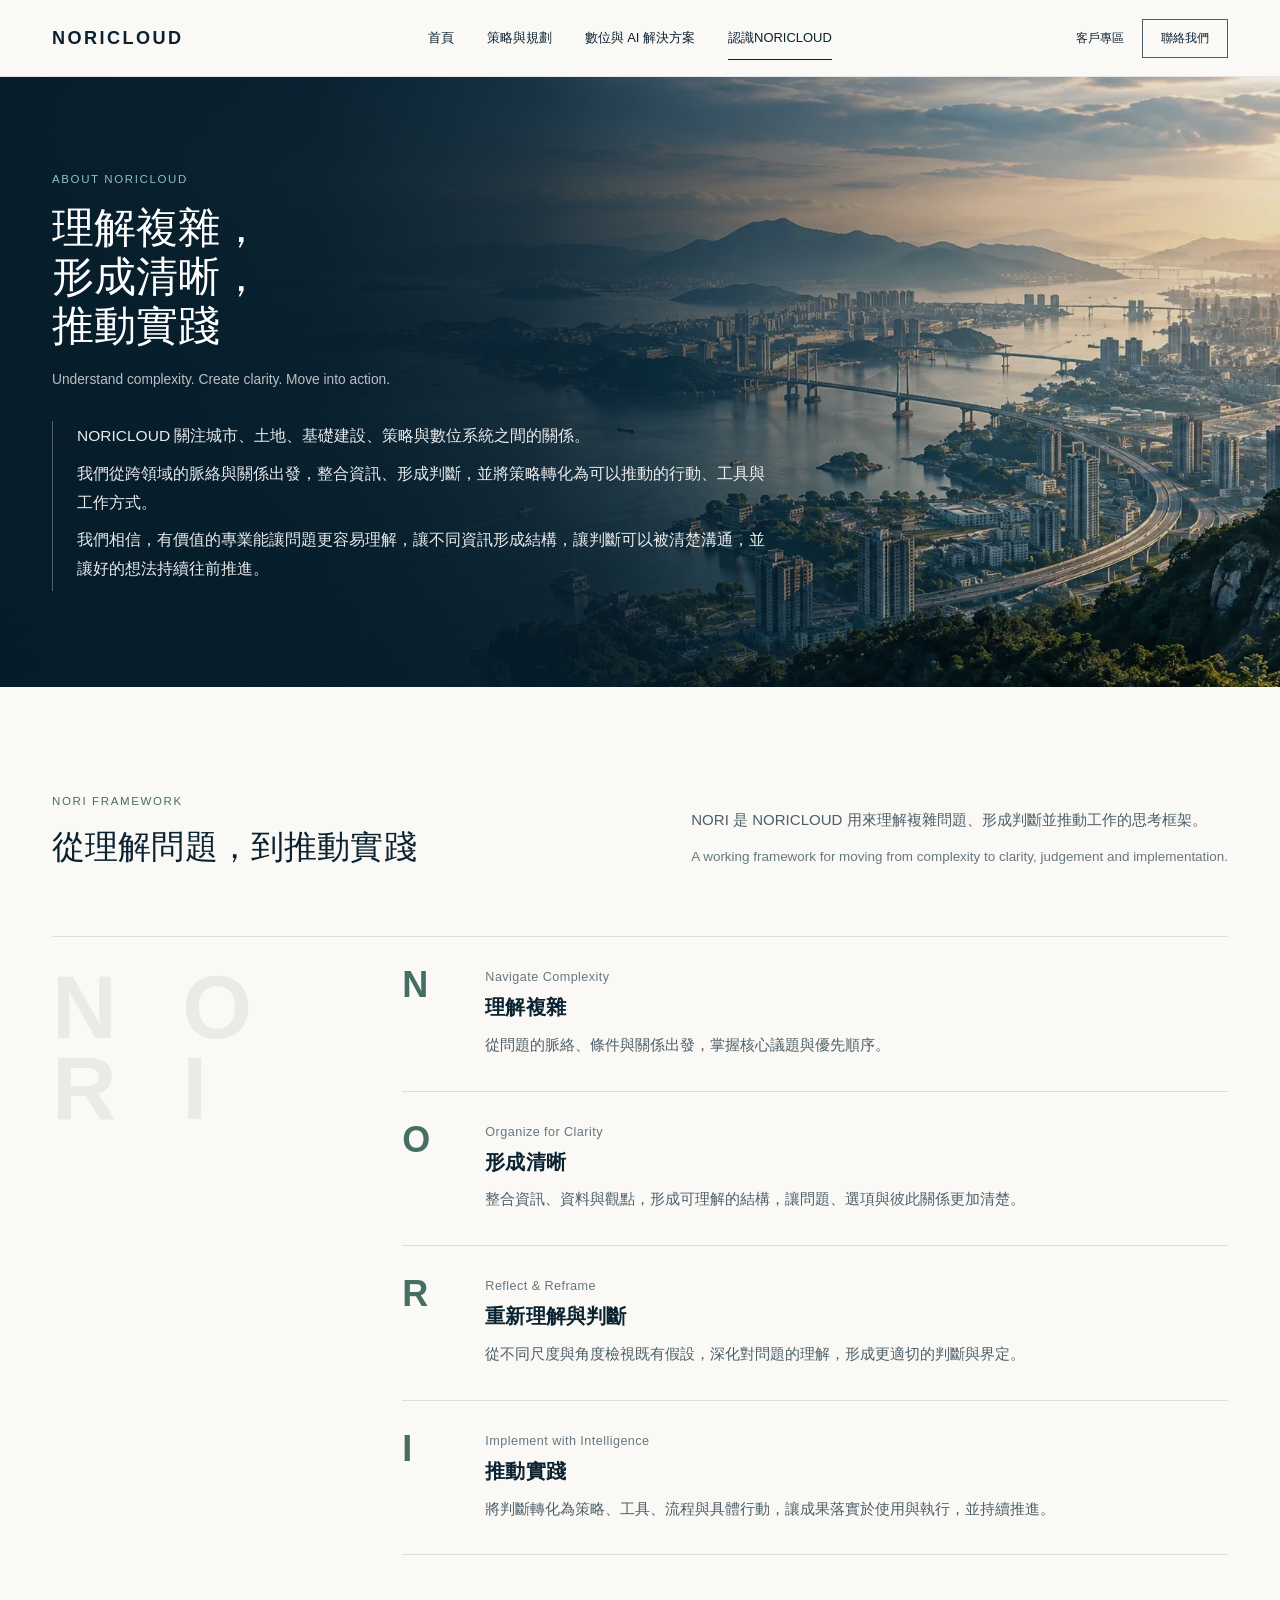
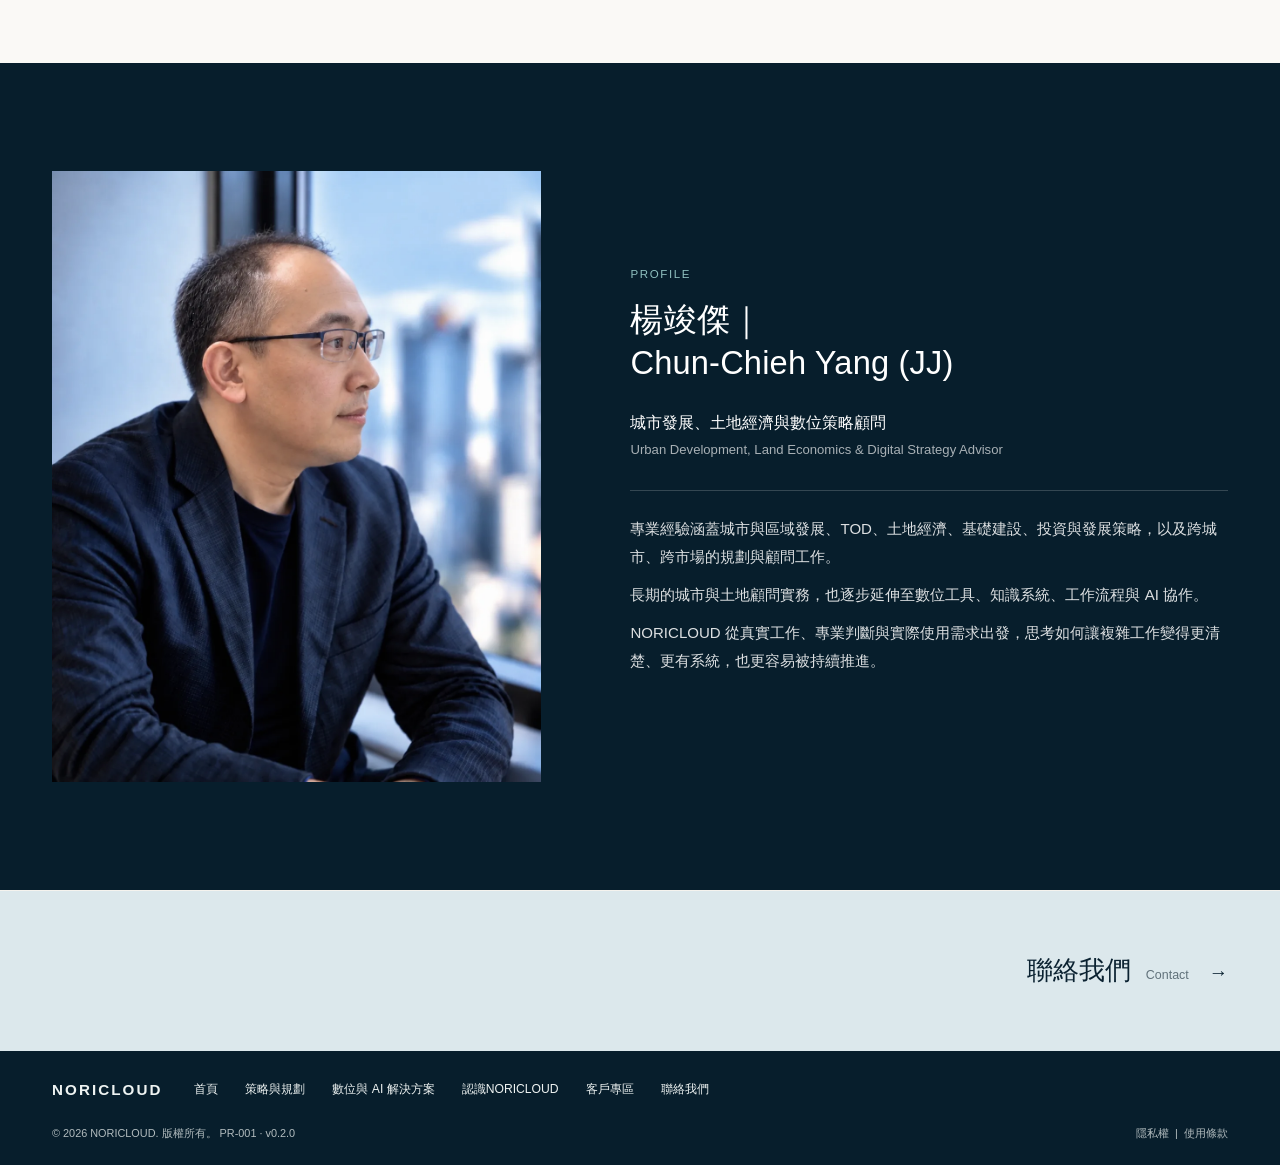
<file: about/index.html>
<!DOCTYPE html>

<html lang="zh-Hant">
<head>
<meta charset="utf-8"/>
<meta content="width=device-width,initial-scale=1" name="viewport"/>
<meta content="認識 NORICLOUD — 理解複雜，形成清晰，推動實踐。" name="description"/>
<title>認識 NORICLOUD | NORICLOUD</title>
<style>
:root{
  --paper:#f5f3ee; --paper2:#faf9f6; --ink:#0b2231; --muted:#53636d;
  --navy:#071e2c; --line:rgba(11,34,49,.12); --white:#fff; --accent:#456f63; --max:1580px;
}
*{box-sizing:border-box} html{scroll-behavior:smooth}
body{margin:0;background:var(--paper);color:var(--ink);font-family:"Segoe UI","Noto Sans TC","PingFang TC","Microsoft JhengHei",Arial,sans-serif;line-height:1.65;-webkit-font-smoothing:antialiased}
a{color:inherit;text-decoration:none} img{display:block;max-width:100%}
.shell{width:min(calc(100% - 104px),var(--max));margin:auto}
.content-shell{width:min(calc(100% - 104px),var(--max));margin:auto}

/* Exact shared Home / D&A header system */
header{position:sticky;top:0;z-index:30;background:rgba(250,249,246,.97);border-bottom:1px solid rgba(11,34,49,.08);backdrop-filter:blur(14px)}
.header{height:76px;display:grid;grid-template-columns:auto 1fr auto;align-items:center;gap:40px}
.brand,.footer-brand{font-family:"Segoe UI","Noto Sans TC","Microsoft JhengHei",Arial,sans-serif;letter-spacing:.12em;font-weight:700}
.brand{font-size:1.13rem;line-height:1;letter-spacing:.135em}
.mainnav{justify-self:center;display:flex;gap:33px;font:400 .81rem "Segoe UI","Noto Sans TC","Microsoft JhengHei",Arial,sans-serif}
.mainnav a{height:76px;display:flex;align-items:center;position:relative;white-space:nowrap}
.mainnav .active:after{content:"";position:absolute;left:0;right:0;bottom:16px;height:1px;background:var(--ink)}
.actions{display:flex;align-items:center;gap:18px;font:400 .78rem "Segoe UI","Noto Sans TC","Microsoft JhengHei",Arial,sans-serif;white-space:nowrap}
.lang-switch{display:inline-flex;align-items:center;gap:8px;color:#6f7d84}.lang-switch strong{font-weight:600;color:var(--ink)}.lang-sep{color:#9ca7ac}
.contact-button{display:inline-flex;align-items:center;justify-content:center;min-height:39px;padding:0 18px;border:1px solid rgba(11,34,49,.72);font-weight:400;transition:background .18s ease,color .18s ease}
.contact-button:hover,.contact-button:focus-visible{background:var(--ink);color:white}
.mobile-menu{display:none;justify-self:end;position:relative}.mobile-menu summary{list-style:none;cursor:pointer;font:500 .8rem "Segoe UI","Noto Sans TC","Microsoft JhengHei",Arial,sans-serif;color:var(--ink)}.mobile-menu summary::-webkit-details-marker{display:none}
.mobile-panel{position:absolute;top:34px;right:0;z-index:50;min-width:255px;display:grid;gap:13px;padding:22px 22px 20px;background:rgba(250,249,246,.99);border:1px solid rgba(11,34,49,.10);box-shadow:0 18px 42px rgba(7,30,44,.11)}
.mobile-panel a{font-size:.88rem}.mobile-language{margin-top:5px;padding-top:12px;border-top:1px solid rgba(11,34,49,.09);font-size:.78rem;color:#65747c}

/* About hero: preserved accepted V2 Home Hero asset; only shared typography/geometry alignment */
.hero{min-height:610px;position:relative;overflow:hidden;color:#fff;background:var(--navy)}
.hero-bg{position:absolute;inset:0;background:url("[data-uri]") 58% center/cover no-repeat;transform:scale(1.012)}
.hero-shade{position:absolute;inset:0;background:linear-gradient(90deg,rgba(5,27,40,.96) 0%,rgba(5,27,40,.90) 25%,rgba(5,27,40,.72) 42%,rgba(5,27,40,.38) 60%,rgba(5,27,40,.10) 78%,rgba(5,27,40,.02) 100%),linear-gradient(180deg,rgba(4,24,36,.05),rgba(4,24,36,.14))}
.hero-inner{position:relative;z-index:2;min-height:610px;width:min(calc(100% - 104px),var(--max));margin:auto;display:flex;flex-direction:column;justify-content:center;align-items:flex-start;padding:54px 0}
.kicker{margin:0 0 18px;font:500 .72rem "Segoe UI","Noto Sans TC","Microsoft JhengHei",Arial,sans-serif;letter-spacing:.14em;color:var(--accent)}
.hero .kicker,.profile .kicker{color:#8fc0bf}
.hero h1{margin:0 0 18px;max-width:790px;font-size:clamp(2.5rem,3.25vw,3.65rem);line-height:1.18;font-weight:300;letter-spacing:.002em}
.hero h1 span{display:block;white-space:nowrap}
.hero-en{margin:0 0 30px;max-width:610px;font-size:.86rem;line-height:1.7;color:rgba(255,255,255,.72)}
.hero-copy{max-width:720px;border-left:1px solid rgba(255,255,255,.30);padding-left:24px}
.hero-copy p{margin:0 0 8px;font-size:.97rem;line-height:1.88;color:rgba(255,255,255,.91)}

/* Shared inner-page scale */
.section{padding:108px 0}.nori{background:var(--paper2)}
.section-intro{display:grid;grid-template-columns:minmax(360px,.92fr) minmax(420px,1.08fr);gap:7vw;align-items:end;margin:0 0 68px}
.section-title h2,.profile-copy h2{margin:0;font:300 clamp(2rem,2.55vw,2.75rem)/1.32 "Segoe UI","Noto Sans TC","PingFang TC","Microsoft JhengHei",Arial,sans-serif;letter-spacing:.005em}
.section-note{justify-self:end;max-width:600px}.section-note p{margin:0;color:#4d5f69;font-size:.94rem;font-weight:400;line-height:1.9}.section-note .en{margin-top:10px;color:#667780;font-size:.84rem;line-height:1.72}

.nori-layout{display:grid;grid-template-columns:minmax(220px,.48fr) 1.52fr;gap:7vw;border-top:1px solid var(--line)}
.nori-word{padding-top:30px;display:grid;grid-template-columns:repeat(2,minmax(80px,1fr));align-content:start}
.nori-word span{font-size:clamp(4.2rem,7vw,7rem);font-weight:700;line-height:.9;letter-spacing:-.055em;color:rgba(11,34,49,.065)}
.nori-sequence article{display:grid;grid-template-columns:58px minmax(0,1fr);gap:25px;padding:30px 0 32px;border-bottom:1px solid var(--line)}
.nori-letter{font-size:2.25rem;line-height:1;font-weight:600;color:var(--accent);letter-spacing:-.03em}
.nori-en{margin:0 0 6px;color:#667780;font-size:.79rem;letter-spacing:.035em}.nori-content h3{margin:0 0 10px;font-size:1.22rem;line-height:1.38;font-weight:600;letter-spacing:.005em}.nori-content>p:last-child{margin:0;max-width:760px;color:#4d5f69;font-size:.94rem;line-height:1.85}


/* About-specific human credibility section, using shared navy/accent/text scale */
.profile{background:var(--navy);color:#fff}
.profile-layout{display:grid;grid-template-columns:minmax(410px,.9fr) minmax(480px,1.1fr);gap:7vw;align-items:center}
.profile-photo{margin:0;position:relative;overflow:hidden;aspect-ratio:4/5;background:#d5dcde}.profile-photo img{width:100%;height:100%;object-fit:cover;object-position:52% 50%;filter:saturate(.88) contrast(.99)}
.profile-copy h2{color:#fff}.profile-founder{margin:24px 0 8px;font-size:.9rem;line-height:1.6;font-weight:600;color:#fff}.profile-founder span{margin-left:10px;font-size:.78rem;font-weight:400;color:rgba(255,255,255,.65)}.profile-role{margin:26px 0 4px;font-size:1rem;line-height:1.6;font-weight:500}.profile-role-en{margin:0 0 30px;color:rgba(255,255,255,.65);font-size:.82rem;line-height:1.6}
.profile-body{max-width:680px;padding-top:24px;border-top:1px solid rgba(255,255,255,.18)}.profile-body p{margin:0 0 10px;color:rgba(255,255,255,.86);font-size:.94rem;line-height:1.86}

.contact-strip{background:#dce8ec;padding:58px 0}.contact-strip a{display:flex;justify-content:flex-end;align-items:baseline;gap:15px;font-size:1.65rem;font-weight:300}.contact-strip a span{font-size:.78rem;color:#60717a;font-weight:400}.contact-strip a i{font-style:normal;font-size:1.2rem;margin-left:5px}

/* Exact shared Home / D&A footer system */
footer{background:var(--navy);color:#eef3f2;padding:27px 0 24px}.footer-top{display:grid;grid-template-columns:auto 1fr auto;gap:32px;align-items:center}.footer-brand{font-size:.95rem;letter-spacing:.135em}.footer-links{display:flex;flex-wrap:wrap;gap:27px;font:400 .76rem "Segoe UI","Noto Sans TC","Microsoft JhengHei",Arial,sans-serif}.footer-lang{font:400 .76rem "Segoe UI","Noto Sans TC","Microsoft JhengHei",Arial,sans-serif}.footer-bottom{margin-top:25px;display:flex;justify-content:space-between;gap:20px;font:400 .68rem "Segoe UI","Noto Sans TC","Microsoft JhengHei",Arial,sans-serif;color:rgba(238,243,242,.74)}

.reveal{opacity:0;transform:translateY(18px);transition:opacity .8s cubic-bezier(.2,.7,.2,1),transform .8s cubic-bezier(.2,.7,.2,1);will-change:opacity,transform}.reveal.is-visible{opacity:1;transform:none}@media(prefers-reduced-motion:reduce){.reveal{opacity:1!important;transform:none!important;transition:none!important}}

@media(max-width:1080px){
 .shell,.content-shell,.hero-inner{width:min(calc(100% - 54px),var(--max))}
 .mainnav,.actions{display:none}.mobile-menu{display:block}.header{grid-template-columns:auto 1fr;height:64px}
 .hero,.hero-inner{min-height:570px}.hero h1{font-size:clamp(2.45rem,5vw,3.55rem)}
 .section-intro{grid-template-columns:minmax(300px,.9fr) minmax(360px,1.1fr);gap:5vw}.section-note{justify-self:start;margin-top:0}
 .nori-layout{grid-template-columns:175px 1fr;gap:5vw}.nori-word{grid-template-columns:1fr}
 .profile-layout{grid-template-columns:minmax(320px,.8fr) 1.2fr;gap:6vw}
 .footer-top{grid-template-columns:1fr}.footer-links{gap:20px}
}
@media(max-width:760px){
 .shell,.content-shell,.hero-inner{width:min(calc(100% - 28px),var(--max))}
 .hero,.hero-inner{min-height:590px}.hero-bg{background-position:61% center}.hero-shade{background:linear-gradient(180deg,rgba(4,24,36,.08) 0 28%,rgba(4,24,36,.72) 58%,rgba(4,24,36,.96) 100%)}
 .hero-inner{justify-content:flex-end;padding:190px 0 42px}.hero h1{font-size:clamp(2.45rem,11vw,3.25rem);line-height:1.27}.hero-en{font-size:.82rem;margin-bottom:24px}.hero-copy{padding-left:17px}.hero-copy p{font-size:.93rem;line-height:1.78}
 .section{padding:82px 0}.section-intro{display:block;margin-bottom:44px}.section-note{margin-top:22px}.section-title h2,.profile-copy h2{font-size:clamp(1.85rem,8vw,2.35rem)}
 .nori-layout{display:block;border-top:0}.nori-word{display:flex;gap:14px;border-top:1px solid var(--line);padding:22px 0 18px}.nori-word span{font-size:2.8rem}.nori-sequence article{grid-template-columns:44px 1fr;gap:14px;padding:26px 0}.nori-letter{font-size:2rem}.nori-content h3{font-size:1.12rem}
 .profile-layout{display:block}.profile-photo{margin-bottom:44px}.profile-founder{margin-top:22px}.profile-role{margin-top:8px}
 .contact-strip{padding:42px 0}.contact-strip a{justify-content:flex-start;font-size:1.42rem}
 .footer-links{gap:16px 20px}.footer-bottom{flex-direction:column;gap:10px}
}


/* PR-001 shared header geometry: the Menu right edge follows the same shell on every page. */
@media (max-width:1100px){
  .shell.header{width:min(calc(100% - 54px),1580px);height:64px;grid-template-columns:auto 1fr;gap:16px}
  .shell.header .mainnav,.shell.header .actions{display:none}
  .shell.header .mobile-menu{display:block;justify-self:end}
  .shell.header .mobile-menu summary{display:block;padding:0;border:0;font:500 .8rem/1.2 "Segoe UI","Noto Sans TC","Microsoft JhengHei",Arial,sans-serif;color:#0b2231}
}
@media (max-width:760px){
  .shell.header{width:min(calc(100% - 28px),1580px)}
}

/* About mobile Hero: controlled line breaks and a centered, concise image caption. */
.hero-brief,.mobile-about-intro{display:none}
@media (max-width:760px){
  .hero,.hero-inner{min-height:clamp(590px,calc(100svh - 64px),720px)}
  .hero-inner{justify-content:center;padding:38px 0 42px}
  .hero-shade{background:linear-gradient(180deg,rgba(4,24,36,.28) 0%,rgba(4,24,36,.58) 48%,rgba(4,24,36,.85) 100%)}
  .hero h1{font-size:clamp(2.12rem,9.4vw,2.8rem);line-height:1.26;letter-spacing:0;margin-bottom:16px}
  .hero h1 span{display:block;white-space:nowrap}
  .hero h1 .desktop-break{display:none}
  .hero .kicker{margin-bottom:17px}
  .hero-en{margin-bottom:20px;max-width:320px}
  .hero-copy{display:none}
  .hero-brief{display:block;max-width:30ch;margin:0;padding-left:16px;border-left:1px solid rgba(255,255,255,.4);font-size:.92rem;line-height:1.7;color:rgba(255,255,255,.9)}
  .mobile-about-intro{display:block;background:var(--paper);padding:44px 0 54px}
  .mobile-about-intro p{margin:0 0 17px;color:#435661;font-size:.94rem;line-height:1.86}
  .mobile-about-intro p:last-child{margin-bottom:0}
}
</style>
</head>
<body>
<header>
<div class="shell header">
<a class="brand" href="/">NORICLOUD</a>
<nav aria-label="主要導覽" class="mainnav">
<a href="/">首頁</a>
<a href="/strategy-planning/">策略與規劃</a>
<a href="/digital-ai/">數位與 AI 解決方案</a>
<a class="active" href="/about/">認識NORICLOUD</a>
</nav>
<div class="actions">

<a href="https://client.noricloud.net" title="NORICLOUD Client Portal">客戶專區</a>
<a class="contact-button" href="/contact/">聯絡我們</a>
</div>
<details class="mobile-menu">
<summary>Menu</summary>
<nav aria-label="行動版導覽" class="mobile-panel">
<a href="/">首頁</a>
<a href="/strategy-planning/">策略與規劃</a>
<a href="/digital-ai/">數位與 AI 解決方案</a>
<a href="/about/">認識NORICLOUD</a>
<a href="https://client.noricloud.net" title="NORICLOUD Client Portal">客戶專區</a>
<a href="/contact/">聯絡我們</a>

</nav>
</details>
</div>
</header>
<main id="top">
<section class="hero">
<div aria-hidden="true" class="hero-bg"></div>
<div aria-hidden="true" class="hero-shade"></div>
<div class="hero-inner">
<p class="kicker">ABOUT NORICLOUD</p>
<h1><span>理解複雜，</span><span>形成清晰，</span><span>推動實踐</span></h1>
<p class="hero-en">Understand complexity. Create clarity. Move into action.</p>
<p class="hero-brief">從理解脈絡開始，整合資訊、形成判斷，讓方向清楚並持續推進。</p>
<div class="hero-copy">
<p>NORICLOUD 關注城市、土地、基礎建設、策略與數位系統之間的關係。</p>
<p>我們從跨領域的脈絡與關係出發，整合資訊、形成判斷，並將策略轉化為可以推動的行動、工具與工作方式。</p>
<p>我們相信，有價值的專業能讓問題更容易理解，讓不同資訊形成結構，讓判斷可以被清楚溝通，並讓好的想法持續往前推進。</p>
</div>
</div>
</section>
<section class="mobile-about-intro" aria-label="認識 NORICLOUD 的介紹">
<div class="content-shell">
<p>NORICLOUD 關注城市、土地、基礎建設、策略與數位系統之間的關係。</p>
<p>我們從跨領域的脈絡與關係出發，整合資訊、形成判斷，並將策略轉化為可以推動的行動、工具與工作方式。</p>
<p>我們相信，有價值的專業能讓問題更容易理解，讓不同資訊形成結構，讓判斷可以被清楚溝通，並讓好的想法持續往前推進。</p>
</div>
</section>
<section aria-labelledby="nori-title" class="nori section reveal">
<div class="content-shell">
<div class="section-intro">
<div class="section-title">
<p class="kicker">NORI FRAMEWORK</p>
<h2 id="nori-title">從理解問題，到推動實踐</h2>
</div>
<div class="section-note">
<p>NORI 是 NORICLOUD 用來理解複雜問題、形成判斷並推動工作的思考框架。</p>
<p class="en">A working framework for moving from complexity to clarity, judgement and implementation.</p>
</div>
</div>
<div class="nori-layout">
<div aria-hidden="true" class="nori-word"><span>N</span><span>O</span><span>R</span><span>I</span></div>
<div class="nori-sequence">
<article><div class="nori-letter">N</div><div class="nori-content"><p class="nori-en">Navigate Complexity</p><h3>理解複雜</h3><p>從問題的脈絡、條件與關係出發，掌握核心議題與優先順序。</p></div></article>
<article><div class="nori-letter">O</div><div class="nori-content"><p class="nori-en">Organize for Clarity</p><h3>形成清晰</h3><p>整合資訊、資料與觀點，形成可理解的結構，讓問題、選項與彼此關係更加清楚。</p></div></article>
<article><div class="nori-letter">R</div><div class="nori-content"><p class="nori-en">Reflect &amp; Reframe</p><h3>重新理解與判斷</h3><p>從不同尺度與角度檢視既有假設，深化對問題的理解，形成更適切的判斷與界定。</p></div></article>
<article><div class="nori-letter">I</div><div class="nori-content"><p class="nori-en">Implement with Intelligence</p><h3>推動實踐</h3><p>將判斷轉化為策略、工具、流程與具體行動，讓成果落實於使用與執行，並持續推進。</p></div></article>
</div>
</div>

</div>
</section>
<section aria-labelledby="profile-title" class="profile section reveal">
<div class="content-shell profile-layout">
<figure class="profile-photo"><img alt="楊竣傑 Chun-Chieh Yang (JJ) 專業形象照" src="[data-uri]"/></figure>
<div class="profile-copy">
<p class="kicker">PROFILE</p>
<h2 id="profile-title">楊竣傑｜<br/>Chun-Chieh Yang (JJ)</h2>

<p class="profile-role">城市發展、土地經濟與數位策略顧問</p>
<p class="profile-role-en">Urban Development, Land Economics &amp; Digital Strategy Advisor</p>
<div class="profile-body">
<p>專業經驗涵蓋城市與區域發展、TOD、土地經濟、基礎建設、投資與發展策略，以及跨城市、跨市場的規劃與顧問工作。</p>
<p>長期的城市與土地顧問實務，也逐步延伸至數位工具、知識系統、工作流程與 AI 協作。</p>
<p>NORICLOUD 從真實工作、專業判斷與實際使用需求出發，思考如何讓複雜工作變得更清楚、更有系統，也更容易被持續推進。</p>
</div>
</div>
</div>
</section>
<section aria-label="Contact" class="contact-strip reveal">
<div class="content-shell"><a href="/contact/">聯絡我們 <span>Contact</span><i>→</i></a></div>
</section>
</main>
<footer>
<div class="shell">
<div class="footer-top">
<a class="footer-brand" href="/">NORICLOUD</a>
<div class="footer-links"><a href="/">首頁</a><a href="/strategy-planning/">策略與規劃</a><a href="/digital-ai/">數位與 AI 解決方案</a><a href="/about/">認識NORICLOUD</a><a href="https://client.noricloud.net" title="NORICLOUD Client Portal">客戶專區</a><a href="/contact/">聯絡我們</a></div>

</div>
<div class="footer-bottom"><span>© 2026 NORICLOUD. 版權所有。 <span data-site-version>PR-001 · v0.1.0</span></span><span><a href="/privacy/">隱私權</a> &nbsp;|&nbsp; <a href="/terms/">使用條款</a></span></div>
</div>
</footer>
<script>
const reduced=window.matchMedia('(prefers-reduced-motion: reduce)').matches;
if(!reduced && 'IntersectionObserver' in window){
  const observer=new IntersectionObserver(entries=>{entries.forEach(entry=>{if(entry.isIntersecting){entry.target.classList.add('is-visible');observer.unobserve(entry.target);}})},{threshold:.14});
  document.querySelectorAll('.reveal').forEach(el=>observer.observe(el));
}else{document.querySelectorAll('.reveal').forEach(el=>el.classList.add('is-visible'))}
</script>

<script>
(() => {
  const targets=document.querySelectorAll('[data-site-version]');
  if(!targets.length)return;
  fetch('/version.json',{cache:'no-store'})
    .then(response=>{if(!response.ok)throw new Error('version unavailable');return response.json()})
    .then(data=>{const label=(data.product_id||'PR-001')+' · '+data.version;targets.forEach(node=>{node.textContent=label})})
    .catch(()=>{});
})();
</script>
</body>
</html>
</file>
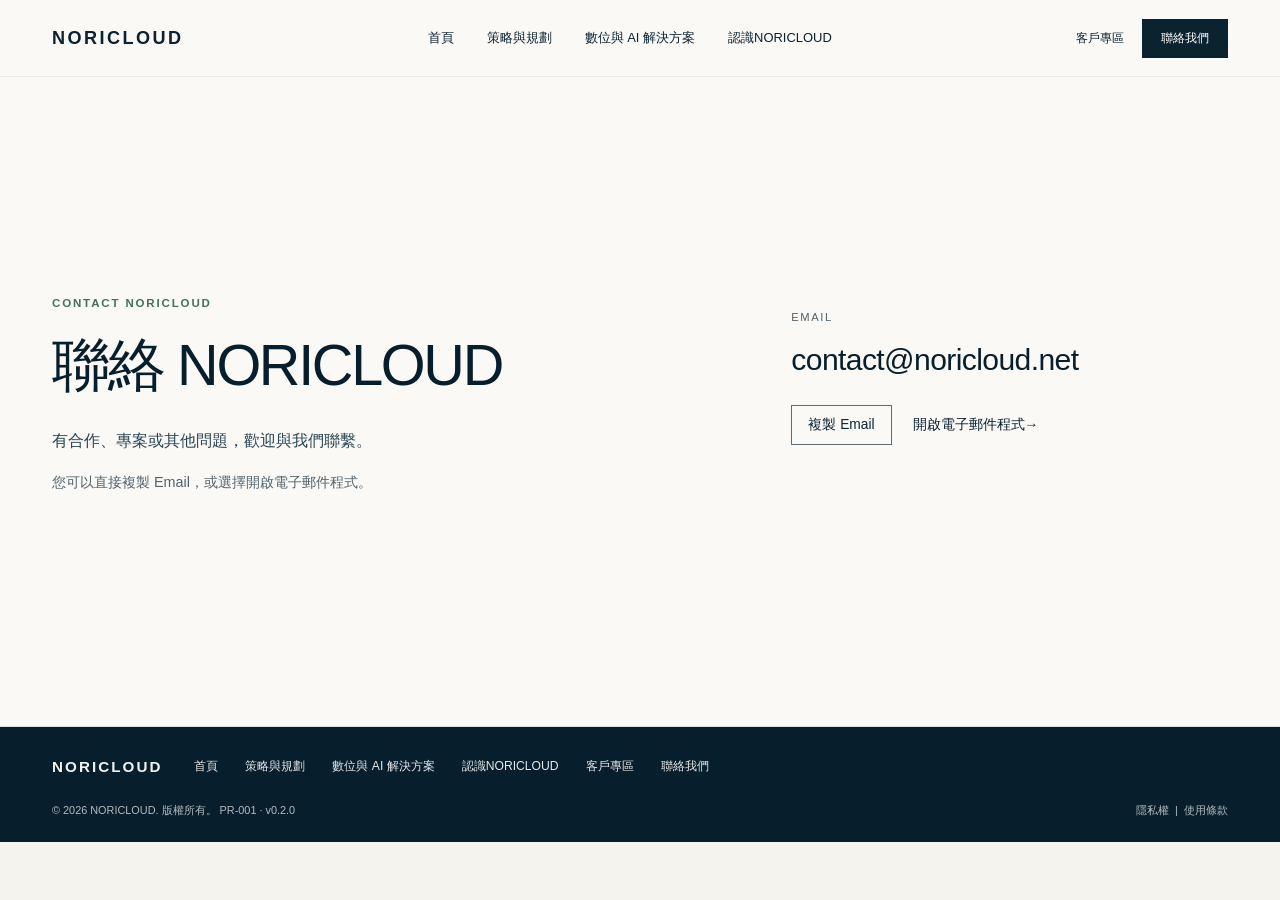
<file: contact/index.html>
<!DOCTYPE html>
<html lang="zh-Hant">
<head>
<meta charset="utf-8"/>
<meta content="width=device-width,initial-scale=1" name="viewport"/>
<meta content="聯絡 NORICLOUD — 專案合作與一般詢問。" name="description"/>
<title>聯絡我們 | NORICLOUD</title>
<style>
:root{
  --paper:#f5f3ee;--paper2:#faf9f6;--ink:#0b2231;--muted:#53636d;
  --navy:#071e2c;--line:rgba(11,34,49,.12);--white:#fff;--accent:#456f63;--max:1580px;
}
*{box-sizing:border-box}html{scroll-behavior:smooth}
body{margin:0;background:var(--paper);color:var(--ink);font-family:"Segoe UI","Noto Sans TC","PingFang TC","Microsoft JhengHei",Arial,sans-serif;line-height:1.65;-webkit-font-smoothing:antialiased}
a{color:inherit;text-decoration:none}button{font:inherit}
.shell,.content-shell{width:min(calc(100% - 104px),var(--max));margin:auto}

/* Shared header */
header{position:sticky;top:0;z-index:30;background:rgba(250,249,246,.97);border-bottom:1px solid rgba(11,34,49,.08);backdrop-filter:blur(14px)}
.header{height:76px;display:grid;grid-template-columns:auto 1fr auto;align-items:center;gap:40px}
.brand,.footer-brand{font-family:"Segoe UI","Noto Sans TC","Microsoft JhengHei",Arial,sans-serif;letter-spacing:.12em;font-weight:700}
.brand{font-size:1.13rem;line-height:1;letter-spacing:.135em}
.mainnav{justify-self:center;display:flex;gap:33px;font:400 .81rem "Segoe UI","Noto Sans TC","Microsoft JhengHei",Arial,sans-serif}
.mainnav a{height:76px;display:flex;align-items:center;position:relative;white-space:nowrap}
.actions{display:flex;align-items:center;gap:18px;font:400 .78rem "Segoe UI","Noto Sans TC","Microsoft JhengHei",Arial,sans-serif;white-space:nowrap}
.lang-switch{display:inline-flex;align-items:center;gap:8px;color:#6f7d84}.lang-switch strong{font-weight:600;color:var(--ink)}.lang-sep{color:#9ca7ac}
.contact-button{display:inline-flex;align-items:center;justify-content:center;min-height:39px;padding:0 18px;border:1px solid rgba(11,34,49,.72);font-weight:400;background:var(--ink);color:white}
.mobile-menu{display:none;justify-self:end;position:relative}.mobile-menu summary{list-style:none;cursor:pointer;font:500 .8rem "Segoe UI","Noto Sans TC","Microsoft JhengHei",Arial,sans-serif;color:var(--ink)}.mobile-menu summary::-webkit-details-marker{display:none}
.mobile-panel{position:absolute;top:34px;right:0;z-index:50;min-width:255px;display:grid;gap:13px;padding:22px 22px 20px;background:rgba(250,249,246,.99);border:1px solid rgba(11,34,49,.10);box-shadow:0 18px 42px rgba(7,30,44,.11)}
.mobile-panel a{font-size:.88rem}.mobile-language{margin-top:5px;padding-top:12px;border-top:1px solid rgba(11,34,49,.09);font-size:.78rem;color:#65747c}

/* Contact */
.contact-hero{min-height:650px;display:flex;align-items:center;background:var(--paper2);border-bottom:1px solid var(--line)}
.contact-grid{display:grid;grid-template-columns:minmax(0,1.05fr) minmax(420px,.75fr);gap:10vw;align-items:center;padding-top:92px;padding-bottom:106px}
.eyebrow{font-size:.72rem;letter-spacing:.16em;font-weight:600;color:var(--accent);margin:0 0 22px}
.contact-copy h1{font-size:clamp(2.75rem,4.5vw,4.8rem);line-height:1.05;letter-spacing:-.04em;font-weight:400;margin:0;color:var(--navy)}
.lead{max-width:700px;font-size:clamp(1.02rem,1.25vw,1.2rem);line-height:1.72;color:#284553;margin:30px 0 0}
.support{max-width:650px;font-size:.9rem;line-height:1.72;color:var(--muted);margin:16px 0 0}
.contact-card{background:transparent;border:0;padding:0}
.card-label{font-size:.7rem;letter-spacing:.14em;color:var(--muted);margin:0 0 16px}
.email{font-size:clamp(1.55rem,2.35vw,2.4rem);line-height:1.18;letter-spacing:-.02em;color:var(--navy);overflow-wrap:anywhere;margin:0 0 28px}
.contact-actions{display:flex;flex-wrap:wrap;gap:12px;align-items:center;padding-top:0;border-top:0}
.copy-button,.mail-button{min-height:40px;display:inline-flex;align-items:center;justify-content:center;padding:0 16px;border:1px solid rgba(11,34,49,.65);background:transparent;color:var(--ink);cursor:pointer;font-size:.86rem}
.copy-button:hover,.copy-button:focus-visible{background:var(--ink);color:#fff}
.mail-button{border-color:transparent;padding-left:8px;padding-right:8px}
.mail-button:hover,.mail-button:focus-visible{text-decoration:underline;text-underline-offset:5px}
.copy-status{min-height:24px;margin:12px 0 0;font-size:.78rem;color:var(--accent)}

/* Footer */
footer{background:var(--navy);color:#fff;padding:36px 0 28px}
.footer-top{display:grid;grid-template-columns:28% 1fr auto;align-items:center;padding-bottom:24px;border-bottom:1px solid rgba(255,255,255,.24);gap:15px}
.footer-brand{font-size:1rem}
.footer-links{display:flex;justify-content:center;gap:25px;font-size:.72rem}
.footer-links a{color:rgba(255,255,255,.9)}
.footer-links .active{border-bottom:1px solid rgba(255,255,255,.9);padding-bottom:4px}
.footer-lang{font-size:.7rem;color:rgba(255,255,255,.7)}
.footer-bottom{display:flex;justify-content:space-between;padding-top:22px;font-size:.68rem;color:rgba(255,255,255,.68)}

@media(max-width:1120px){
 .mainnav{gap:16px}.mainnav a:not(:first-child){display:none}.actions .lang-switch{display:none}.actions>a:not(.contact-button){display:none}
 .contact-grid{grid-template-columns:1fr;gap:62px}.contact-card{max-width:720px}
 .footer-top{grid-template-columns:1fr auto}.footer-links{display:none}
}
@media(max-width:720px){
 .shell,.content-shell{width:min(calc(100% - 40px),var(--max))}
 .header{height:64px;grid-template-columns:auto 1fr auto;gap:16px}.mainnav,.actions{display:none}.mobile-menu{display:block}
 .contact-hero{min-height:0}.contact-grid{padding-top:70px;padding-bottom:78px;gap:48px}
 .contact-copy h1{font-size:2.55rem;line-height:1.08}.lead{font-size:1rem;margin-top:24px}.support{font-size:.86rem}
 .email{font-size:1.45rem}.contact-actions{align-items:stretch;flex-direction:column}.copy-button,.mail-button{width:100%}
 .footer-top{grid-template-columns:1fr}.footer-bottom{flex-direction:column;gap:12px}
}

/* 2026-09-28 shared mobile header + footer consistency */
footer{background:var(--navy);color:#eef3f2;padding:27px 0 24px}
.footer-top{display:grid;grid-template-columns:auto 1fr auto;gap:32px;align-items:center;padding-bottom:0;border-bottom:0}
.footer-brand{font-size:.95rem;letter-spacing:.135em}
.footer-links{display:flex;flex-wrap:wrap;justify-content:flex-start;gap:27px;font:400 .76rem "Segoe UI","Noto Sans TC","Microsoft JhengHei",Arial,sans-serif}
.footer-links .active{border-bottom:0;padding-bottom:0}
.footer-lang{font:400 .76rem "Segoe UI","Noto Sans TC","Microsoft JhengHei",Arial,sans-serif;color:#eef3f2}
.footer-bottom{margin-top:25px;display:flex;justify-content:space-between;gap:20px;padding-top:0;border-top:0;font:400 .68rem "Segoe UI","Noto Sans TC","Microsoft JhengHei",Arial,sans-serif;color:rgba(238,243,242,.74)}
@media(max-width:1080px){
  .footer-top{grid-template-columns:1fr}
  .footer-links{display:flex;gap:20px}
}
@media(max-width:720px){
  .shell,.content-shell{width:min(calc(100% - 28px),var(--max))}
  .header{height:64px;grid-template-columns:auto 1fr;gap:16px}
  .mobile-menu{justify-self:end}
  .footer-links{display:flex;gap:16px 20px}
  .footer-bottom{flex-direction:column;gap:10px}
}


/* PR-001 shared header geometry: the Menu right edge follows the same shell on every page. */
@media (max-width:1100px){
  .shell.header{width:min(calc(100% - 54px),1580px);height:64px;grid-template-columns:auto 1fr;gap:16px}
  .shell.header .mainnav,.shell.header .actions{display:none}
  .shell.header .mobile-menu{display:block;justify-self:end}
  .shell.header .mobile-menu summary{display:block;padding:0;border:0;font:500 .8rem/1.2 "Segoe UI","Noto Sans TC","Microsoft JhengHei",Arial,sans-serif;color:#0b2231}
}
@media (max-width:760px){
  .shell.header{width:min(calc(100% - 28px),1580px)}
}
</style>
</head>
<body>
<header>
<div class="shell header">
<a class="brand" href="/">NORICLOUD</a>
<nav class="mainnav" aria-label="主要導覽">
<a href="/">首頁</a>
<a href="/strategy-planning/">策略與規劃</a>
<a href="/digital-ai/">數位與 AI 解決方案</a>
<a href="/about/">認識NORICLOUD</a>
</nav>
<div class="actions">

<a href="https://client.noricloud.net" title="NORICLOUD Client Portal">客戶專區</a>
<a class="contact-button" href="/contact/" aria-current="page">聯絡我們</a>
</div>
<details class="mobile-menu">
<summary>Menu</summary>
<nav class="mobile-panel" aria-label="行動版導覽">
<a href="/">首頁</a>
<a href="/strategy-planning/">策略與規劃</a>
<a href="/digital-ai/">數位與 AI 解決方案</a>
<a href="/about/">認識NORICLOUD</a>
<a href="https://client.noricloud.net" title="NORICLOUD Client Portal">客戶專區</a>
<a href="/contact/" aria-current="page">聯絡我們</a>

</nav>
</details>
</div>
</header>

<main>
<section class="contact-hero">
<div class="content-shell contact-grid">
<div class="contact-copy">
<p class="eyebrow">CONTACT NORICLOUD</p>
<h1>聯絡 NORICLOUD</h1>
<p class="lead">有合作、專案或其他問題，歡迎與我們聯繫。</p>
<p class="support">您可以直接複製 Email，或選擇開啟電子郵件程式。</p>
</div>
<div class="contact-card">
<p class="card-label">EMAIL</p>
<p class="email">contact@noricloud.net</p>
<div class="contact-actions">
<button class="copy-button" id="copy-email" type="button">複製 Email</button>
<a class="mail-button" href="mailto:contact@noricloud.net">開啟電子郵件程式 <span aria-hidden="true">→</span></a>
</div>
<p class="copy-status" id="copy-status" role="status" aria-live="polite"></p>
</div>
</div>
</section>
</main>

<footer>
<div class="shell">
<div class="footer-top">
<a class="footer-brand" href="/">NORICLOUD</a>
<div class="footer-links">
<a href="/">首頁</a>
<a href="/strategy-planning/">策略與規劃</a>
<a href="/digital-ai/">數位與 AI 解決方案</a>
<a href="/about/">認識NORICLOUD</a>
<a href="https://client.noricloud.net" title="NORICLOUD Client Portal">客戶專區</a>
<a class="active" href="/contact/">聯絡我們</a>
</div>

</div>
<div class="footer-bottom"><span>© 2026 NORICLOUD. 版權所有。 <span data-site-version>PR-001 · v0.1.0</span></span><span><a href="/privacy/">隱私權</a> &nbsp;|&nbsp; <a href="/terms/">使用條款</a></span></div>
</div>
</footer>

<script>
const copyButton=document.getElementById('copy-email');
const copyStatus=document.getElementById('copy-status');
copyButton.addEventListener('click',async()=>{
  const email='contact@noricloud.net';
  try{
    await navigator.clipboard.writeText(email);
    copyButton.textContent='已複製';
    copyStatus.textContent='Email 已複製到剪貼簿。';
    setTimeout(()=>{copyButton.textContent='複製 Email';copyStatus.textContent='';},2200);
  }catch(err){
    copyStatus.textContent='無法自動複製，請手動選取上方 Email。';
  }
});
</script>

<script>
(() => {
  const targets=document.querySelectorAll('[data-site-version]');
  if(!targets.length)return;
  fetch('/version.json',{cache:'no-store'})
    .then(response=>{if(!response.ok)throw new Error('version unavailable');return response.json()})
    .then(data=>{const label=(data.product_id||'PR-001')+' · '+data.version;targets.forEach(node=>{node.textContent=label})})
    .catch(()=>{});
})();
</script>
</body>
</html>
</file>
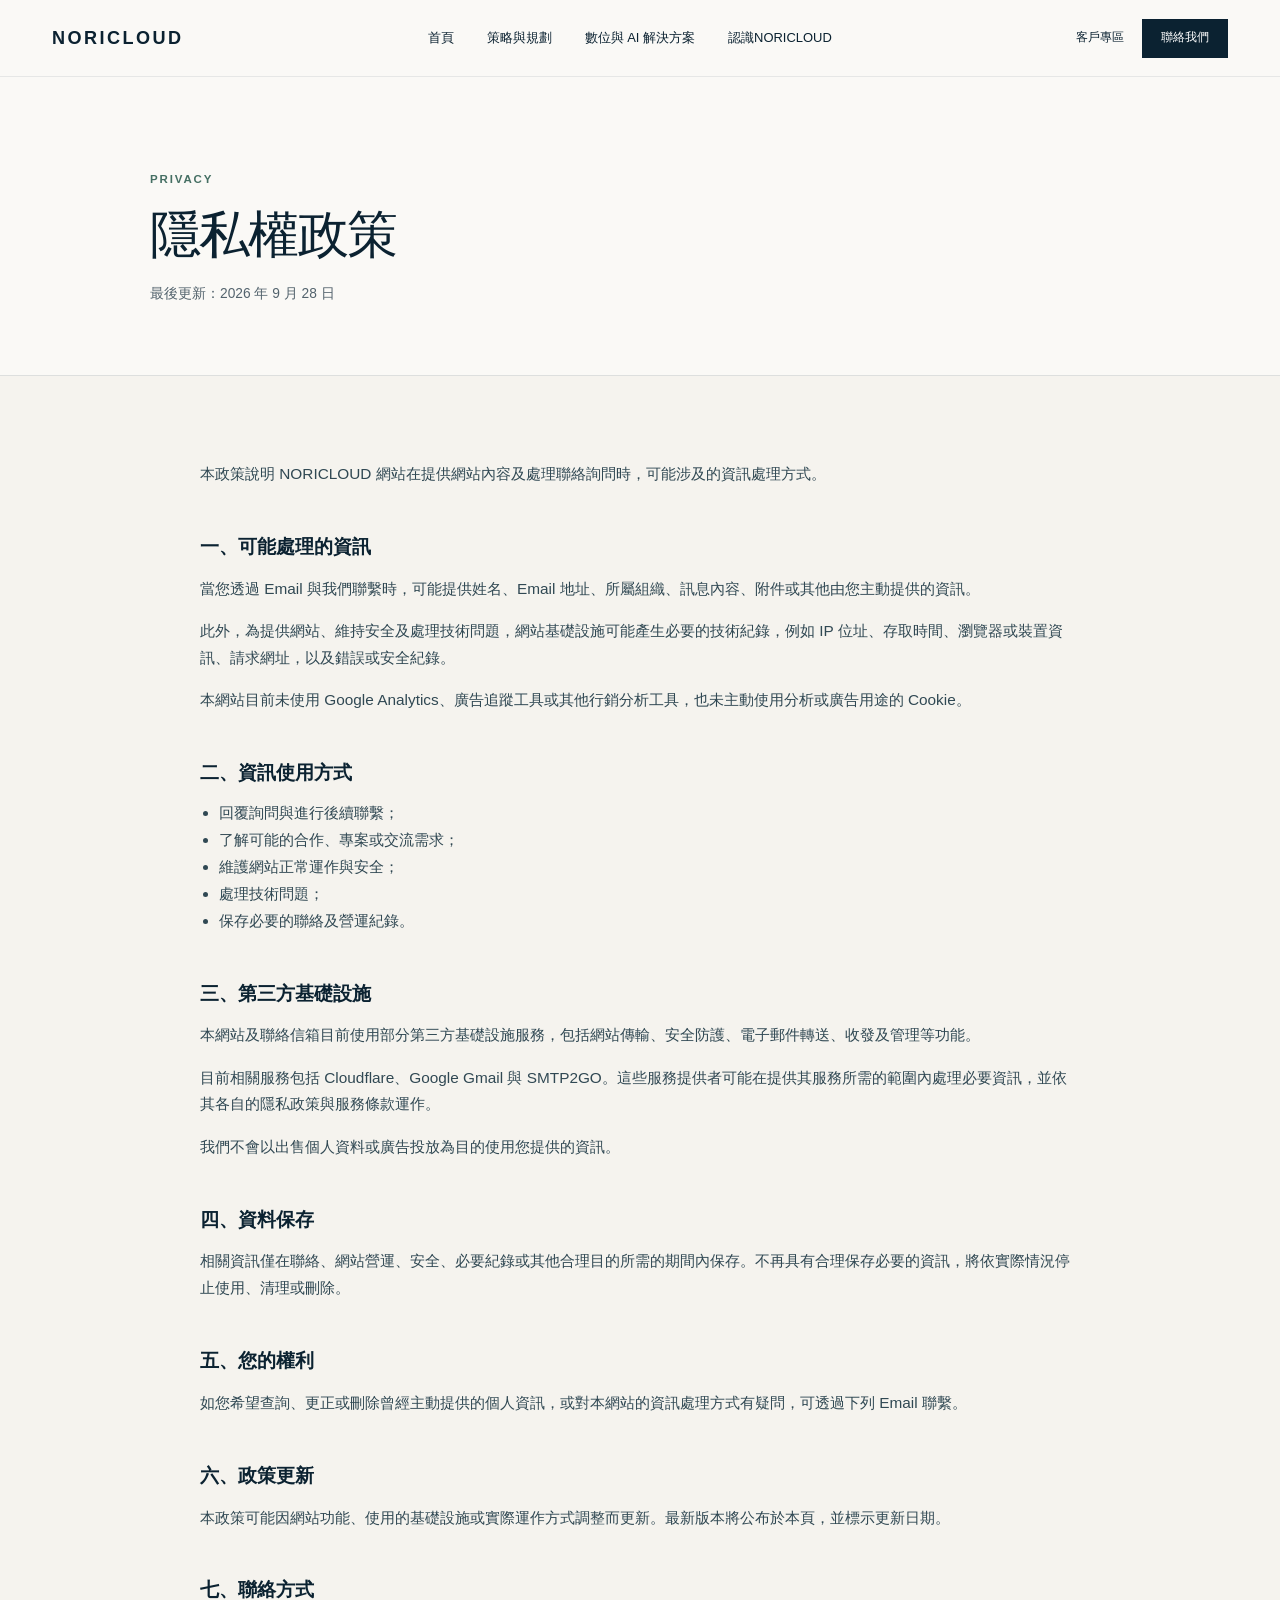
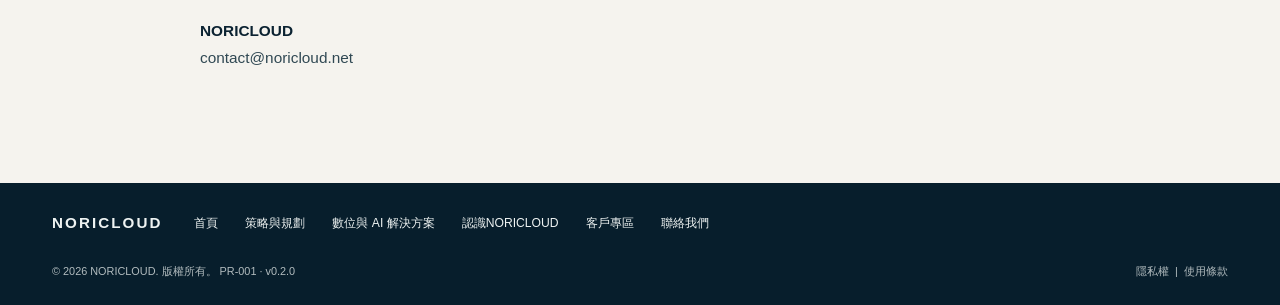
<file: privacy/index.html>
<!DOCTYPE html>
<html lang="zh-Hant">
<head>
<meta charset="utf-8"/>
<meta content="width=device-width,initial-scale=1" name="viewport"/>
<meta content="隱私權政策 — NORICLOUD 網站說明。" name="description"/>
<title>隱私權政策 | NORICLOUD</title>
<style>
:root{--paper:#f5f3ee;--paper2:#faf9f6;--ink:#0b2231;--muted:#53636d;--navy:#071e2c;--line:rgba(11,34,49,.12);--accent:#456f63;--max:1580px}
*{box-sizing:border-box}html{scroll-behavior:smooth}body{margin:0;background:var(--paper);color:var(--ink);font-family:"Segoe UI","Noto Sans TC","PingFang TC","Microsoft JhengHei",Arial,sans-serif;line-height:1.75;-webkit-font-smoothing:antialiased}a{color:inherit;text-decoration:none}.shell{width:min(calc(100% - 104px),var(--max));margin:auto}
header{position:sticky;top:0;z-index:30;background:rgba(250,249,246,.97);border-bottom:1px solid rgba(11,34,49,.08);backdrop-filter:blur(14px)}.header{height:76px;display:grid;grid-template-columns:auto 1fr auto;align-items:center;gap:40px}.brand,.footer-brand{letter-spacing:.135em;font-weight:700}.brand{font-size:1.13rem;line-height:1}.mainnav{justify-self:center;display:flex;gap:33px;font-size:.81rem}.mainnav a{height:76px;display:flex;align-items:center;white-space:nowrap}.actions{display:flex;align-items:center;gap:18px;font-size:.78rem;white-space:nowrap}.contact-button{display:inline-flex;align-items:center;justify-content:center;min-height:39px;padding:0 18px;border:1px solid rgba(11,34,49,.72);background:var(--ink);color:white}.mobile-menu{display:none;justify-self:end;position:relative}.mobile-menu summary{list-style:none;cursor:pointer;font:500 .8rem/1.2 "Segoe UI","Noto Sans TC","Microsoft JhengHei",Arial,sans-serif}.mobile-menu summary::-webkit-details-marker{display:none}.mobile-panel{position:absolute;top:34px;right:0;z-index:50;min-width:255px;display:grid;gap:13px;padding:22px;background:rgba(250,249,246,.99);border:1px solid rgba(11,34,49,.10);box-shadow:0 18px 42px rgba(7,30,44,.11)}.mobile-panel a{font-size:.88rem}
.legal-hero{background:var(--paper2);border-bottom:1px solid var(--line)}.legal-hero-inner{width:min(calc(100% - 104px),980px);margin:auto;padding:92px 0 68px}.eyebrow{font-size:.72rem;letter-spacing:.16em;font-weight:600;color:var(--accent);margin:0 0 18px}.legal-hero h1{font-size:clamp(2.5rem,4vw,4.2rem);line-height:1.08;letter-spacing:-.035em;font-weight:400;margin:0}.updated{margin:20px 0 0;color:var(--muted);font-size:.86rem}
.legal-content{width:min(calc(100% - 104px),880px);margin:auto;padding:70px 0 96px}.legal-content h2{font-size:1.18rem;line-height:1.4;margin:46px 0 14px;font-weight:600}.legal-content h2:first-child{margin-top:0}.legal-content p,.legal-content li{font-size:.96rem;color:#304853}.legal-content ul{padding-left:1.2em;margin:10px 0 0}.legal-content strong{color:var(--ink)}.contact-line{margin-top:12px}
footer{background:var(--navy);color:#eef3f2;padding:27px 0 24px}.footer-top{display:grid;grid-template-columns:auto 1fr auto;gap:32px;align-items:center}.footer-brand{font-size:.95rem}.footer-links{display:flex;flex-wrap:wrap;justify-content:flex-start;gap:27px;font-size:.76rem}.footer-bottom{margin-top:25px;display:flex;justify-content:space-between;gap:20px;font-size:.68rem;color:rgba(238,243,242,.74)}
@media(max-width:1100px){.shell.header{width:min(calc(100% - 54px),1580px);height:64px;grid-template-columns:auto 1fr;gap:16px}.shell.header .mainnav,.shell.header .actions{display:none}.shell.header .mobile-menu{display:block;justify-self:end}.footer-top{grid-template-columns:1fr}.footer-links{gap:20px}}
@media(max-width:760px){.shell,.shell.header{width:min(calc(100% - 28px),1580px)}.legal-hero-inner,.legal-content{width:min(calc(100% - 36px),880px)}.legal-hero-inner{padding:64px 0 48px}.legal-hero h1{font-size:2.45rem}.legal-content{padding:52px 0 74px}.legal-content h2{margin-top:38px}.footer-links{gap:16px 20px}.footer-bottom{flex-direction:column;gap:10px}}
</style>
</head>
<body>
<header><div class="shell header"><a class="brand" href="/">NORICLOUD</a><nav class="mainnav" aria-label="主要導覽"><a href="/">首頁</a><a href="/strategy-planning/">策略與規劃</a><a href="/digital-ai/">數位與 AI 解決方案</a><a href="/about/">認識NORICLOUD</a></nav><div class="actions"><a href="https://client.noricloud.net" title="NORICLOUD Client Portal">客戶專區</a><a class="contact-button" href="/contact/">聯絡我們</a></div><details class="mobile-menu"><summary>Menu</summary><nav class="mobile-panel" aria-label="行動版導覽"><a href="/">首頁</a><a href="/strategy-planning/">策略與規劃</a><a href="/digital-ai/">數位與 AI 解決方案</a><a href="/about/">認識NORICLOUD</a><a href="https://client.noricloud.net" title="NORICLOUD Client Portal">客戶專區</a><a href="/contact/">聯絡我們</a></nav></details></div></header>
<main><section class="legal-hero"><div class="legal-hero-inner"><p class="eyebrow">PRIVACY</p><h1>隱私權政策</h1><p class="updated">最後更新：2026 年 9 月 28 日</p></div></section><article class="legal-content">
<p>本政策說明 NORICLOUD 網站在提供網站內容及處理聯絡詢問時，可能涉及的資訊處理方式。</p>
<h2>一、可能處理的資訊</h2>
<p>當您透過 Email 與我們聯繫時，可能提供姓名、Email 地址、所屬組織、訊息內容、附件或其他由您主動提供的資訊。</p>
<p>此外，為提供網站、維持安全及處理技術問題，網站基礎設施可能產生必要的技術紀錄，例如 IP 位址、存取時間、瀏覽器或裝置資訊、請求網址，以及錯誤或安全紀錄。</p>
<p>本網站目前未使用 Google Analytics、廣告追蹤工具或其他行銷分析工具，也未主動使用分析或廣告用途的 Cookie。</p>
<h2>二、資訊使用方式</h2>
<ul><li>回覆詢問與進行後續聯繫；</li><li>了解可能的合作、專案或交流需求；</li><li>維護網站正常運作與安全；</li><li>處理技術問題；</li><li>保存必要的聯絡及營運紀錄。</li></ul>
<h2>三、第三方基礎設施</h2>
<p>本網站及聯絡信箱目前使用部分第三方基礎設施服務，包括網站傳輸、安全防護、電子郵件轉送、收發及管理等功能。</p>
<p>目前相關服務包括 Cloudflare、Google Gmail 與 SMTP2GO。這些服務提供者可能在提供其服務所需的範圍內處理必要資訊，並依其各自的隱私政策與服務條款運作。</p>
<p>我們不會以出售個人資料或廣告投放為目的使用您提供的資訊。</p>
<h2>四、資料保存</h2>
<p>相關資訊僅在聯絡、網站營運、安全、必要紀錄或其他合理目的所需的期間內保存。不再具有合理保存必要的資訊，將依實際情況停止使用、清理或刪除。</p>
<h2>五、您的權利</h2>
<p>如您希望查詢、更正或刪除曾經主動提供的個人資訊，或對本網站的資訊處理方式有疑問，可透過下列 Email 聯繫。</p>
<h2>六、政策更新</h2>
<p>本政策可能因網站功能、使用的基礎設施或實際運作方式調整而更新。最新版本將公布於本頁，並標示更新日期。</p>
<h2>七、聯絡方式</h2>
<p class="contact-line"><strong>NORICLOUD</strong><br/><a href="mailto:contact@noricloud.net">contact@noricloud.net</a></p></article></main>
<footer><div class="shell"><div class="footer-top"><a class="footer-brand" href="/">NORICLOUD</a><div class="footer-links"><a href="/">首頁</a><a href="/strategy-planning/">策略與規劃</a><a href="/digital-ai/">數位與 AI 解決方案</a><a href="/about/">認識NORICLOUD</a><a href="https://client.noricloud.net" title="NORICLOUD Client Portal">客戶專區</a><a href="/contact/">聯絡我們</a></div></div><div class="footer-bottom"><span>© 2026 NORICLOUD. 版權所有。 <span data-site-version>PR-001 · v0.1.0</span></span><span><a href="/privacy/" aria-current="page">隱私權</a> &nbsp;|&nbsp; <a href="/terms/">使用條款</a></span></div></div></footer>
<script>(()=>{const targets=document.querySelectorAll('[data-site-version]');if(!targets.length)return;fetch('/version.json',{cache:'no-store'}).then(r=>{if(!r.ok)throw new Error('version unavailable');return r.json()}).then(data=>{const label=(data.product_id||'PR-001')+' · '+data.version;targets.forEach(n=>n.textContent=label)}).catch(()=>{});})();</script>
</body></html>
</file>
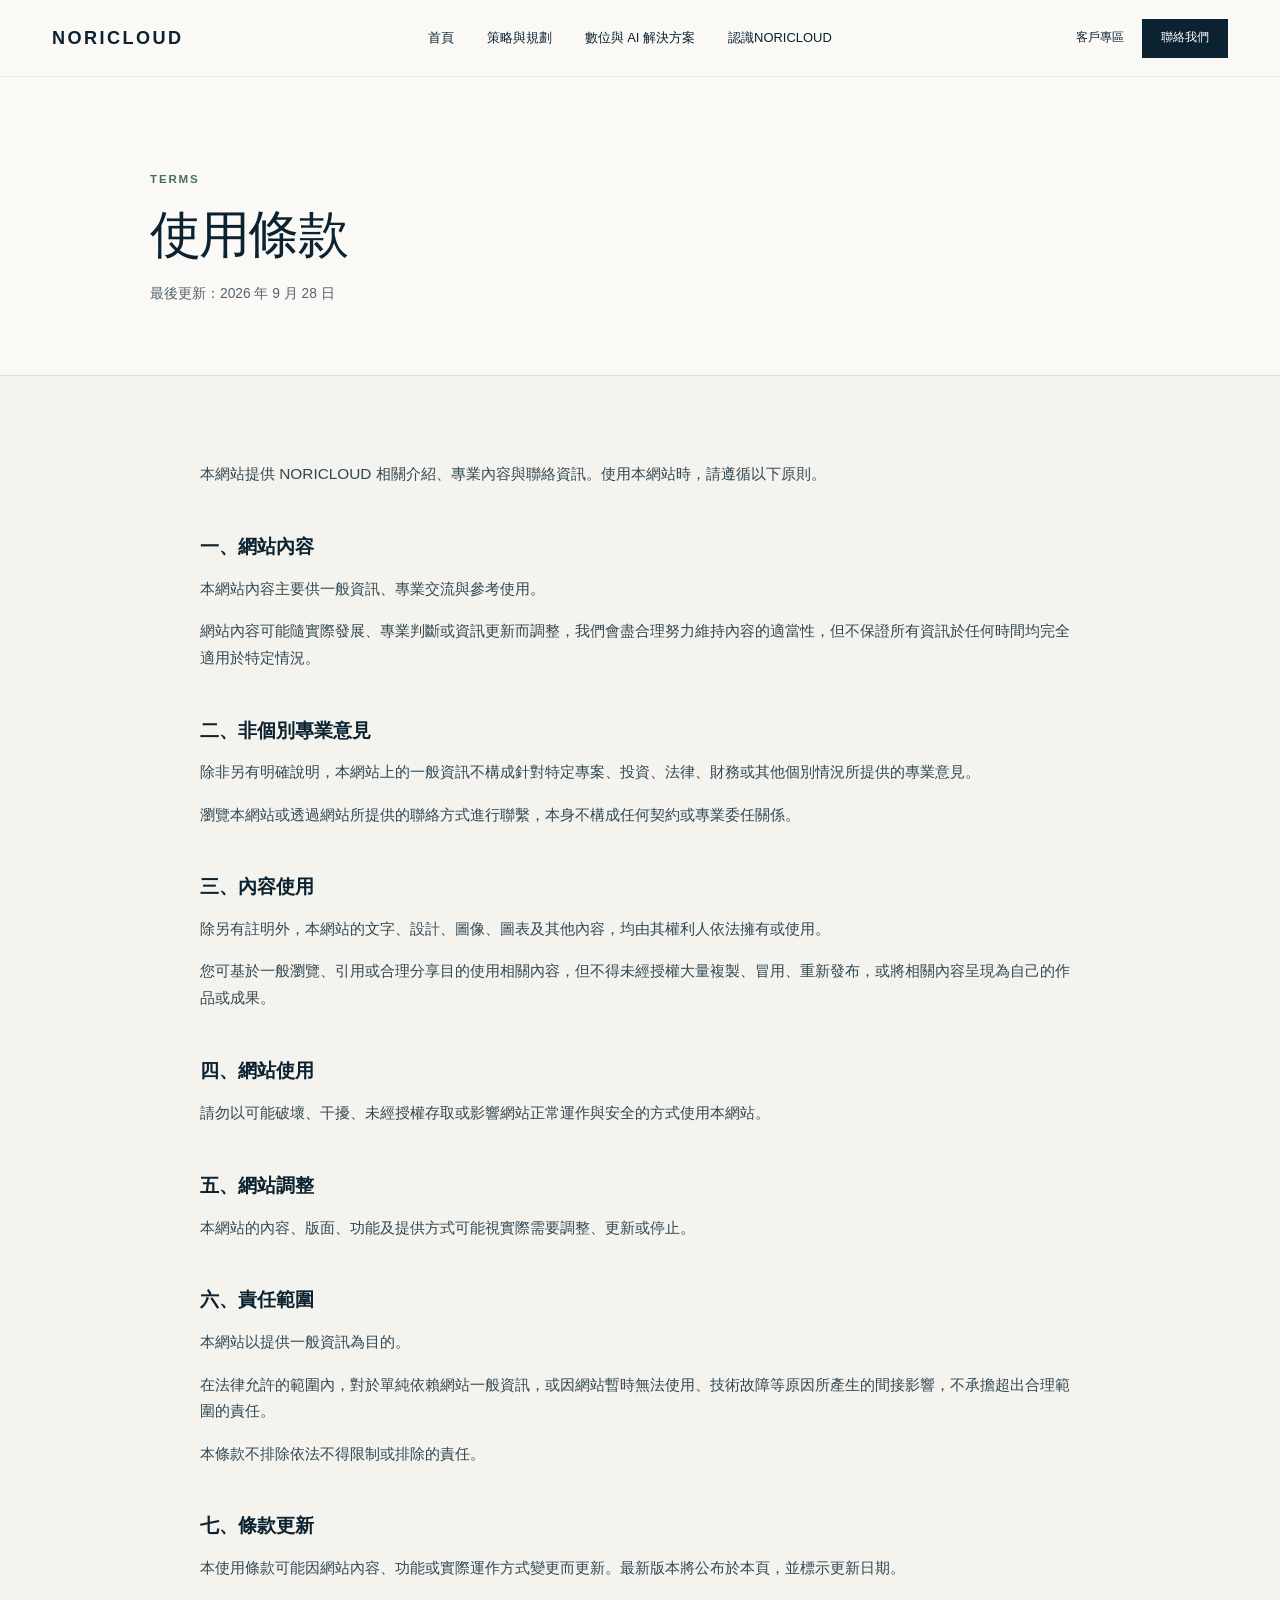
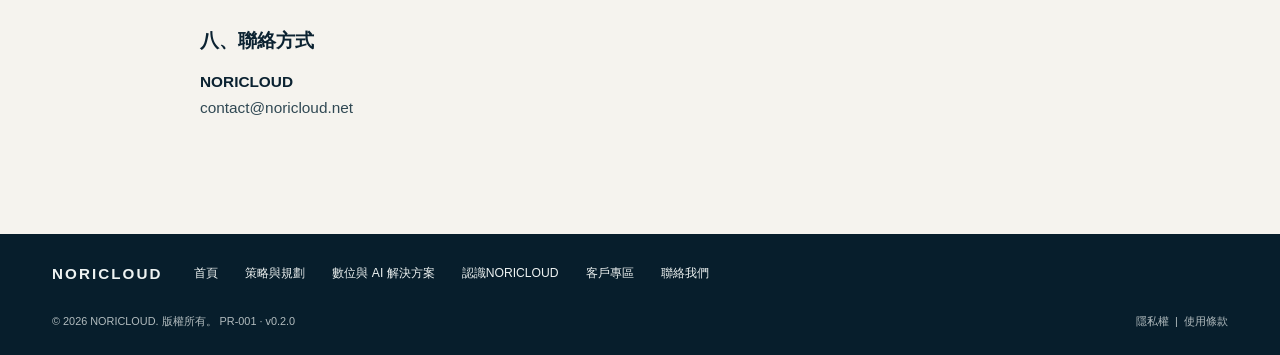
<file: terms/index.html>
<!DOCTYPE html>
<html lang="zh-Hant">
<head>
<meta charset="utf-8"/>
<meta content="width=device-width,initial-scale=1" name="viewport"/>
<meta content="使用條款 — NORICLOUD 網站說明。" name="description"/>
<title>使用條款 | NORICLOUD</title>
<style>
:root{--paper:#f5f3ee;--paper2:#faf9f6;--ink:#0b2231;--muted:#53636d;--navy:#071e2c;--line:rgba(11,34,49,.12);--accent:#456f63;--max:1580px}
*{box-sizing:border-box}html{scroll-behavior:smooth}body{margin:0;background:var(--paper);color:var(--ink);font-family:"Segoe UI","Noto Sans TC","PingFang TC","Microsoft JhengHei",Arial,sans-serif;line-height:1.75;-webkit-font-smoothing:antialiased}a{color:inherit;text-decoration:none}.shell{width:min(calc(100% - 104px),var(--max));margin:auto}
header{position:sticky;top:0;z-index:30;background:rgba(250,249,246,.97);border-bottom:1px solid rgba(11,34,49,.08);backdrop-filter:blur(14px)}.header{height:76px;display:grid;grid-template-columns:auto 1fr auto;align-items:center;gap:40px}.brand,.footer-brand{letter-spacing:.135em;font-weight:700}.brand{font-size:1.13rem;line-height:1}.mainnav{justify-self:center;display:flex;gap:33px;font-size:.81rem}.mainnav a{height:76px;display:flex;align-items:center;white-space:nowrap}.actions{display:flex;align-items:center;gap:18px;font-size:.78rem;white-space:nowrap}.contact-button{display:inline-flex;align-items:center;justify-content:center;min-height:39px;padding:0 18px;border:1px solid rgba(11,34,49,.72);background:var(--ink);color:white}.mobile-menu{display:none;justify-self:end;position:relative}.mobile-menu summary{list-style:none;cursor:pointer;font:500 .8rem/1.2 "Segoe UI","Noto Sans TC","Microsoft JhengHei",Arial,sans-serif}.mobile-menu summary::-webkit-details-marker{display:none}.mobile-panel{position:absolute;top:34px;right:0;z-index:50;min-width:255px;display:grid;gap:13px;padding:22px;background:rgba(250,249,246,.99);border:1px solid rgba(11,34,49,.10);box-shadow:0 18px 42px rgba(7,30,44,.11)}.mobile-panel a{font-size:.88rem}
.legal-hero{background:var(--paper2);border-bottom:1px solid var(--line)}.legal-hero-inner{width:min(calc(100% - 104px),980px);margin:auto;padding:92px 0 68px}.eyebrow{font-size:.72rem;letter-spacing:.16em;font-weight:600;color:var(--accent);margin:0 0 18px}.legal-hero h1{font-size:clamp(2.5rem,4vw,4.2rem);line-height:1.08;letter-spacing:-.035em;font-weight:400;margin:0}.updated{margin:20px 0 0;color:var(--muted);font-size:.86rem}
.legal-content{width:min(calc(100% - 104px),880px);margin:auto;padding:70px 0 96px}.legal-content h2{font-size:1.18rem;line-height:1.4;margin:46px 0 14px;font-weight:600}.legal-content h2:first-child{margin-top:0}.legal-content p,.legal-content li{font-size:.96rem;color:#304853}.legal-content ul{padding-left:1.2em;margin:10px 0 0}.legal-content strong{color:var(--ink)}.contact-line{margin-top:12px}
footer{background:var(--navy);color:#eef3f2;padding:27px 0 24px}.footer-top{display:grid;grid-template-columns:auto 1fr auto;gap:32px;align-items:center}.footer-brand{font-size:.95rem}.footer-links{display:flex;flex-wrap:wrap;justify-content:flex-start;gap:27px;font-size:.76rem}.footer-bottom{margin-top:25px;display:flex;justify-content:space-between;gap:20px;font-size:.68rem;color:rgba(238,243,242,.74)}
@media(max-width:1100px){.shell.header{width:min(calc(100% - 54px),1580px);height:64px;grid-template-columns:auto 1fr;gap:16px}.shell.header .mainnav,.shell.header .actions{display:none}.shell.header .mobile-menu{display:block;justify-self:end}.footer-top{grid-template-columns:1fr}.footer-links{gap:20px}}
@media(max-width:760px){.shell,.shell.header{width:min(calc(100% - 28px),1580px)}.legal-hero-inner,.legal-content{width:min(calc(100% - 36px),880px)}.legal-hero-inner{padding:64px 0 48px}.legal-hero h1{font-size:2.45rem}.legal-content{padding:52px 0 74px}.legal-content h2{margin-top:38px}.footer-links{gap:16px 20px}.footer-bottom{flex-direction:column;gap:10px}}
</style>
</head>
<body>
<header><div class="shell header"><a class="brand" href="/">NORICLOUD</a><nav class="mainnav" aria-label="主要導覽"><a href="/">首頁</a><a href="/strategy-planning/">策略與規劃</a><a href="/digital-ai/">數位與 AI 解決方案</a><a href="/about/">認識NORICLOUD</a></nav><div class="actions"><a href="https://client.noricloud.net" title="NORICLOUD Client Portal">客戶專區</a><a class="contact-button" href="/contact/">聯絡我們</a></div><details class="mobile-menu"><summary>Menu</summary><nav class="mobile-panel" aria-label="行動版導覽"><a href="/">首頁</a><a href="/strategy-planning/">策略與規劃</a><a href="/digital-ai/">數位與 AI 解決方案</a><a href="/about/">認識NORICLOUD</a><a href="https://client.noricloud.net" title="NORICLOUD Client Portal">客戶專區</a><a href="/contact/">聯絡我們</a></nav></details></div></header>
<main><section class="legal-hero"><div class="legal-hero-inner"><p class="eyebrow">TERMS</p><h1>使用條款</h1><p class="updated">最後更新：2026 年 9 月 28 日</p></div></section><article class="legal-content">
<p>本網站提供 NORICLOUD 相關介紹、專業內容與聯絡資訊。使用本網站時，請遵循以下原則。</p>
<h2>一、網站內容</h2>
<p>本網站內容主要供一般資訊、專業交流與參考使用。</p>
<p>網站內容可能隨實際發展、專業判斷或資訊更新而調整，我們會盡合理努力維持內容的適當性，但不保證所有資訊於任何時間均完全適用於特定情況。</p>
<h2>二、非個別專業意見</h2>
<p>除非另有明確說明，本網站上的一般資訊不構成針對特定專案、投資、法律、財務或其他個別情況所提供的專業意見。</p>
<p>瀏覽本網站或透過網站所提供的聯絡方式進行聯繫，本身不構成任何契約或專業委任關係。</p>
<h2>三、內容使用</h2>
<p>除另有註明外，本網站的文字、設計、圖像、圖表及其他內容，均由其權利人依法擁有或使用。</p>
<p>您可基於一般瀏覽、引用或合理分享目的使用相關內容，但不得未經授權大量複製、冒用、重新發布，或將相關內容呈現為自己的作品或成果。</p>
<h2>四、網站使用</h2>
<p>請勿以可能破壞、干擾、未經授權存取或影響網站正常運作與安全的方式使用本網站。</p>
<h2>五、網站調整</h2>
<p>本網站的內容、版面、功能及提供方式可能視實際需要調整、更新或停止。</p>
<h2>六、責任範圍</h2>
<p>本網站以提供一般資訊為目的。</p>
<p>在法律允許的範圍內，對於單純依賴網站一般資訊，或因網站暫時無法使用、技術故障等原因所產生的間接影響，不承擔超出合理範圍的責任。</p>
<p>本條款不排除依法不得限制或排除的責任。</p>
<h2>七、條款更新</h2>
<p>本使用條款可能因網站內容、功能或實際運作方式變更而更新。最新版本將公布於本頁，並標示更新日期。</p>
<h2>八、聯絡方式</h2>
<p class="contact-line"><strong>NORICLOUD</strong><br/><a href="mailto:contact@noricloud.net">contact@noricloud.net</a></p></article></main>
<footer><div class="shell"><div class="footer-top"><a class="footer-brand" href="/">NORICLOUD</a><div class="footer-links"><a href="/">首頁</a><a href="/strategy-planning/">策略與規劃</a><a href="/digital-ai/">數位與 AI 解決方案</a><a href="/about/">認識NORICLOUD</a><a href="https://client.noricloud.net" title="NORICLOUD Client Portal">客戶專區</a><a href="/contact/">聯絡我們</a></div></div><div class="footer-bottom"><span>© 2026 NORICLOUD. 版權所有。 <span data-site-version>PR-001 · v0.1.0</span></span><span><a href="/privacy/">隱私權</a> &nbsp;|&nbsp; <a href="/terms/" aria-current="page">使用條款</a></span></div></div></footer>
<script>(()=>{const targets=document.querySelectorAll('[data-site-version]');if(!targets.length)return;fetch('/version.json',{cache:'no-store'}).then(r=>{if(!r.ok)throw new Error('version unavailable');return r.json()}).then(data=>{const label=(data.product_id||'PR-001')+' · '+data.version;targets.forEach(n=>n.textContent=label)}).catch(()=>{});})();</script>
</body></html>
</file>
